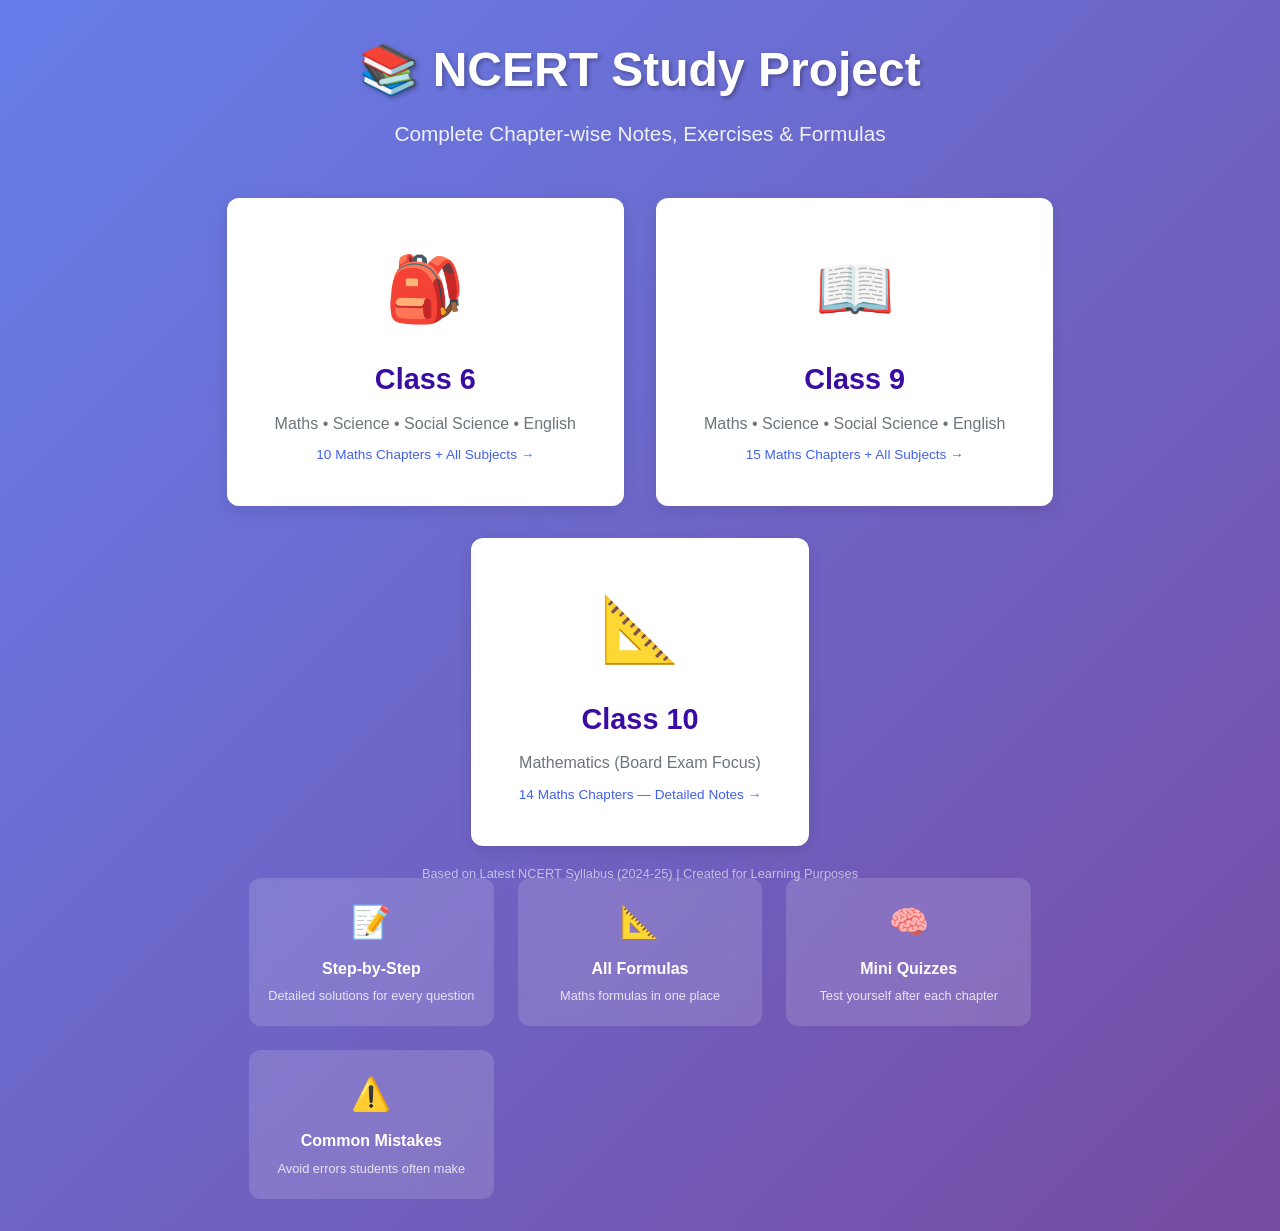
<file: index.html>
<!DOCTYPE html>
<html lang="en">
<head>
    <meta charset="UTF-8">
    <meta name="viewport" content="width=device-width, initial-scale=1.0">
    <title>NCERT Study Project | Class 6 & Class 9</title>
    <link rel="stylesheet" href="css/style.css">
    <style>
        .feature-grid {
            display: grid;
            grid-template-columns: repeat(auto-fit, minmax(200px, 1fr));
            gap: 1.5rem;
            margin-top: 2rem;
            max-width: 800px;
        }
        .feature-item {
            background: rgba(255,255,255,0.15);
            backdrop-filter: blur(10px);
            padding: 1.2rem;
            border-radius: 12px;
            text-align: center;
            color: white;
        }
        .feature-item .feat-icon { font-size: 2rem; margin-bottom: 0.5rem; }
        .feature-item h4 { margin-bottom: 0.3rem; }
        .feature-item p { font-size: 0.8rem; opacity: 0.8; }
        footer {
            position: fixed;
            bottom: 1rem;
            text-align: center;
            width: 100%;
            color: rgba(255,255,255,0.6);
            font-size: 0.8rem;
        }
    </style>
</head>
<body>
    <div class="landing-container">
        <h1 class="landing-title">📚 NCERT Study Project</h1>
        <p class="landing-subtitle">Complete Chapter-wise Notes, Exercises & Formulas</p>
        
        <div class="class-cards">
            <a href="class-6/index.html" class="class-card">
                <div class="icon">🎒</div>
                <h2>Class 6</h2>
                <p>Maths • Science • Social Science • English</p>
                <p style="margin-top:0.5rem; font-size:0.85rem; color:#4361ee;">10 Maths Chapters + All Subjects →</p>
            </a>
            
            <a href="class-9/index.html" class="class-card">
                <div class="icon">📖</div>
                <h2>Class 9</h2>
                <p>Maths • Science • Social Science • English</p>
                <p style="margin-top:0.5rem; font-size:0.85rem; color:#4361ee;">15 Maths Chapters + All Subjects →</p>
            </a>

            <a href="class-10/index.html" class="class-card">
                <div class="icon">📐</div>
                <h2>Class 10</h2>
                <p>Mathematics (Board Exam Focus)</p>
                <p style="margin-top:0.5rem; font-size:0.85rem; color:#4361ee;">14 Maths Chapters — Detailed Notes →</p>
            </a>
        </div>
        
        <div class="feature-grid">
            <div class="feature-item">
                <div class="feat-icon">📝</div>
                <h4>Step-by-Step</h4>
                <p>Detailed solutions for every question</p>
            </div>
            <div class="feature-item">
                <div class="feat-icon">📐</div>
                <h4>All Formulas</h4>
                <p>Maths formulas in one place</p>
            </div>
            <div class="feature-item">
                <div class="feat-icon">🧠</div>
                <h4>Mini Quizzes</h4>
                <p>Test yourself after each chapter</p>
            </div>
            <div class="feature-item">
                <div class="feat-icon">⚠️</div>
                <h4>Common Mistakes</h4>
                <p>Avoid errors students often make</p>
            </div>
        </div>
    </div>
    
    <footer>Based on Latest NCERT Syllabus (2024-25) | Created for Learning Purposes</footer>
</body>
</html>
</file>
<file: css/style.css>
/* ============================================
   SCHOOL PROJECT - MAIN STYLESHEET
   ============================================ */

* {
  margin: 0;
  padding: 0;
  box-sizing: border-box;
}

:root {
  --primary: #4361ee;
  --primary-dark: #3a0ca3;
  --secondary: #7209b7;
  --accent: #f72585;
  --success: #06d6a0;
  --warning: #ffd166;
  --danger: #ef476f;
  --light: #f8f9fa;
  --dark: #212529;
  --gray: #6c757d;
  --card-shadow: 0 4px 15px rgba(0,0,0,0.1);
  --hover-shadow: 0 8px 25px rgba(0,0,0,0.15);
  --radius: 12px;
  --transition: all 0.3s ease;
}

body {
  font-family: 'Segoe UI', Tahoma, Geneva, Verdana, sans-serif;
  background: linear-gradient(135deg, #667eea 0%, #764ba2 100%);
  min-height: 100vh;
  color: var(--dark);
  line-height: 1.6;
}

/* ============ LANDING PAGE ============ */
.landing-container {
  display: flex;
  flex-direction: column;
  align-items: center;
  justify-content: center;
  min-height: 100vh;
  padding: 2rem;
}

.landing-title {
  font-size: 3rem;
  color: white;
  text-align: center;
  margin-bottom: 0.5rem;
  text-shadow: 2px 2px 4px rgba(0,0,0,0.3);
}

.landing-subtitle {
  font-size: 1.3rem;
  color: rgba(255,255,255,0.9);
  text-align: center;
  margin-bottom: 3rem;
}

.class-cards {
  display: flex;
  gap: 2rem;
  flex-wrap: wrap;
  justify-content: center;
  max-width: 900px;
}

.class-card {
  background: white;
  border-radius: var(--radius);
  padding: 2.5rem 3rem;
  text-align: center;
  box-shadow: var(--card-shadow);
  transition: var(--transition);
  cursor: pointer;
  text-decoration: none;
  color: var(--dark);
  min-width: 280px;
}

.class-card:hover {
  transform: translateY(-8px);
  box-shadow: var(--hover-shadow);
}

.class-card .icon {
  font-size: 4rem;
  margin-bottom: 1rem;
}

.class-card h2 {
  font-size: 1.8rem;
  margin-bottom: 0.5rem;
  color: var(--primary-dark);
}

.class-card p {
  color: var(--gray);
  font-size: 1rem;
}

/* ============ DASHBOARD LAYOUT ============ */
.dashboard {
  display: flex;
  min-height: 100vh;
}

/* Sidebar */
.sidebar {
  width: 280px;
  background: linear-gradient(180deg, #1a1a2e 0%, #16213e 100%);
  color: white;
  position: fixed;
  top: 0;
  left: 0;
  height: 100vh;
  overflow-y: auto;
  z-index: 1000;
  transition: var(--transition);
}

.sidebar-header {
  padding: 1.5rem;
  border-bottom: 1px solid rgba(255,255,255,0.1);
  text-align: center;
}

.sidebar-header h2 {
  font-size: 1.3rem;
  color: #fff;
}

.sidebar-header p {
  font-size: 0.85rem;
  color: rgba(255,255,255,0.6);
}

.sidebar-nav {
  padding: 1rem 0;
}

.nav-section {
  margin-bottom: 0.5rem;
}

.nav-section-title {
  display: flex;
  align-items: center;
  padding: 0.8rem 1.5rem;
  color: rgba(255,255,255,0.9);
  font-weight: 600;
  cursor: pointer;
  transition: var(--transition);
  border-left: 3px solid transparent;
  gap: 0.5rem;
}

.nav-section-title:hover {
  background: rgba(255,255,255,0.05);
  border-left-color: var(--accent);
}

.nav-section-title.active {
  background: rgba(255,255,255,0.1);
  border-left-color: var(--accent);
  color: white;
}

.nav-section-title .emoji {
  font-size: 1.2rem;
}

.nav-chapters {
  display: none;
  padding-left: 1rem;
}

.nav-chapters.show {
  display: block;
}

.nav-chapter-link {
  display: block;
  padding: 0.5rem 1.5rem;
  color: rgba(255,255,255,0.7);
  text-decoration: none;
  font-size: 0.85rem;
  transition: var(--transition);
  border-left: 2px solid transparent;
}

.nav-chapter-link:hover {
  color: white;
  background: rgba(255,255,255,0.05);
  border-left-color: var(--warning);
}

.nav-chapter-link.active {
  color: var(--warning);
  border-left-color: var(--warning);
}

.nav-home-link {
  display: flex;
  align-items: center;
  gap: 0.5rem;
  padding: 0.8rem 1.5rem;
  color: rgba(255,255,255,0.8);
  text-decoration: none;
  transition: var(--transition);
  border-top: 1px solid rgba(255,255,255,0.1);
  margin-top: 1rem;
}

.nav-home-link:hover {
  color: white;
  background: rgba(255,255,255,0.05);
}

/* Main Content Area */
.main-content {
  margin-left: 280px;
  flex: 1;
  background: #f5f7fa;
  min-height: 100vh;
}

.content-header {
  background: white;
  padding: 1.5rem 2rem;
  box-shadow: 0 2px 10px rgba(0,0,0,0.05);
  position: sticky;
  top: 0;
  z-index: 100;
  display: flex;
  align-items: center;
  justify-content: space-between;
}

.content-header h1 {
  font-size: 1.5rem;
  color: var(--primary-dark);
}

.content-body {
  padding: 2rem;
  max-width: 1000px;
}

/* Content Sections */
.chapter-content {
  display: none;
}

.chapter-content.active {
  display: block;
}

.content-card {
  background: white;
  border-radius: var(--radius);
  padding: 2rem;
  margin-bottom: 1.5rem;
  box-shadow: var(--card-shadow);
}

.content-card h2 {
  color: var(--primary-dark);
  margin-bottom: 1rem;
  font-size: 1.5rem;
  border-bottom: 2px solid var(--primary);
  padding-bottom: 0.5rem;
}

.content-card h3 {
  color: var(--secondary);
  margin: 1.5rem 0 0.8rem;
  font-size: 1.2rem;
}

.content-card h4 {
  color: var(--dark);
  margin: 1rem 0 0.5rem;
}

.content-card p {
  margin-bottom: 0.8rem;
  line-height: 1.8;
}

.content-card ul, .content-card ol {
  margin: 0.5rem 0 1rem 1.5rem;
}

.content-card li {
  margin-bottom: 0.4rem;
}

/* Tables */
.content-card table {
  width: 100%;
  border-collapse: collapse;
  margin: 1rem 0;
  font-size: 0.9rem;
}

.content-card th, .content-card td {
  padding: 0.7rem 1rem;
  border: 1px solid #dee2e6;
  text-align: left;
}

.content-card th {
  background: var(--primary);
  color: white;
  font-weight: 600;
}

.content-card tr:nth-child(even) {
  background: #f8f9fa;
}

/* Topic Box - main content sections */
.topic-box {
  background: #ffffff;
  border: 1px solid #e0e0e0;
  border-radius: var(--radius);
  padding: 1.5rem 2rem;
  margin: 1.5rem 0;
  box-shadow: 0 2px 8px rgba(0,0,0,0.04);
}

.topic-box h3 {
  color: var(--primary-dark);
  margin-bottom: 1rem;
  padding-bottom: 0.5rem;
  border-bottom: 2px solid #e8eaf6;
}

.topic-box h4 {
  color: #37474f;
  margin: 1rem 0 0.5rem;
}

.topic-box p {
  margin-bottom: 0.8rem;
  line-height: 1.7;
}

.topic-box ul, .topic-box ol {
  padding-left: 1.5rem;
  margin-bottom: 1rem;
}

.topic-box li {
  margin-bottom: 0.4rem;
  line-height: 1.6;
}

.topic-box table {
  width: 100%;
  border-collapse: collapse;
  margin: 1rem 0;
  font-size: 0.9rem;
}

.topic-box th {
  background: var(--primary);
  color: white;
  padding: 0.7rem 1rem;
  text-align: left;
  font-weight: 600;
}

.topic-box td {
  padding: 0.6rem 1rem;
  border: 1px solid #dee2e6;
}

.topic-box tr:nth-child(even) {
  background: #f8f9fa;
}

/* Tip Box - for study strategies and hints */
.tip-box {
  background: #e3f2fd;
  border-left: 5px solid #1976d2;
  border-radius: 0 var(--radius) var(--radius) 0;
  padding: 1.2rem 1.5rem;
  margin: 1.5rem 0;
}

.tip-box h4 {
  color: #1976d2;
  margin-bottom: 0.5rem;
}

/* Warm-up Box - easy starter questions */
.warmup-box {
  background: #f3e5f5;
  border: 2px solid #9c27b0;
  border-radius: var(--radius);
  padding: 1.5rem;
  margin: 1.5rem 0;
}

.warmup-box h4 {
  color: #7b1fa2;
  margin-bottom: 0.8rem;
}

.warmup-box ol {
  padding-left: 1.2rem;
}

.warmup-box li {
  margin-bottom: 0.4rem;
}

/* Concept Summary - compact recap before exercises */
.concept-summary {
  background: linear-gradient(135deg, #e8f5e9 0%, #f1f8e9 100%);
  border: 1px solid #a5d6a7;
  border-radius: var(--radius);
  padding: 1.2rem 1.5rem;
  margin: 1.5rem 0;
}

.concept-summary h4 {
  color: #2e7d32;
  margin-bottom: 0.5rem;
}

/* Formula Box */
.formula-box {
  background: linear-gradient(135deg, #667eea 0%, #764ba2 100%);
  color: white;
  border-radius: var(--radius);
  padding: 1.5rem;
  margin: 1.5rem 0;
  font-family: 'Courier New', monospace;
}

.formula-box h3 {
  color: var(--warning) !important;
  margin-bottom: 1rem;
}

.formula-box ul {
  list-style: none;
  padding: 0;
  margin: 0;
}

.formula-box li {
  padding: 0.3rem 0;
  border-bottom: 1px solid rgba(255,255,255,0.2);
}

.formula-box li:last-child {
  border-bottom: none;
}

/* Question/Answer Boxes */
.question-box {
  border-left: 4px solid var(--primary);
  padding: 1rem 1.5rem;
  margin: 1rem 0;
  background: #f0f4ff;
  border-radius: 0 var(--radius) var(--radius) 0;
}

.question-box .q-label {
  font-weight: 700;
  color: var(--primary);
  margin-bottom: 0.3rem;
}

.answer-box {
  border-left: 4px solid var(--success);
  padding: 1rem 1.5rem;
  margin: 0.5rem 0 1.5rem;
  background: #f0fff4;
  border-radius: 0 var(--radius) var(--radius) 0;
}

.answer-box .a-label {
  font-weight: 700;
  color: var(--success);
}

.answer-box table,
.tip-box table,
.concept-summary table,
.formula-box table {
  width: 100%;
  border-collapse: collapse;
  margin: 1rem 0;
  font-size: 0.95rem;
}

.answer-box th,
.tip-box th,
.concept-summary th,
.formula-box th {
  background: #e8f5e9;
  color: #1b5e20;
  padding: 0.7rem 1rem;
  text-align: left;
  border: 1px solid #c8e6c9;
  font-weight: 700;
}

.answer-box td,
.tip-box td,
.concept-summary td,
.formula-box td {
  padding: 0.6rem 1rem;
  border: 1px solid #e0e0e0;
}

.answer-box tr:nth-child(even),
.tip-box tr:nth-child(even),
.concept-summary tr:nth-child(even),
.formula-box tr:nth-child(even) {
  background: #f9fbe7;
}

.solution-steps {
  margin: 0.5rem 0;
  padding-left: 1.2rem;
}

.solution-steps li {
  margin-bottom: 0.3rem;
}

.quick-check {
  font-style: italic;
  color: var(--gray);
  margin-top: 0.5rem;
}

/* Common Mistakes */
.mistakes-box {
  background: #fff5f5;
  border: 1px solid #ffcdd2;
  border-radius: var(--radius);
  padding: 1.5rem;
  margin: 1.5rem 0;
}

.mistakes-box h3 {
  color: var(--danger) !important;
}

/* Quiz Section */
.quiz-box {
  background: #fff8e1;
  border: 2px solid var(--warning);
  border-radius: var(--radius);
  padding: 1.5rem;
  margin: 1.5rem 0;
}

.quiz-box h3 {
  color: #f57f17 !important;
}

.quiz-answers {
  display: none;
  margin-top: 1rem;
  padding-top: 1rem;
  border-top: 2px dashed var(--warning);
}

.show-answers-btn {
  background: var(--warning);
  color: var(--dark);
  border: none;
  padding: 0.5rem 1.5rem;
  border-radius: 20px;
  font-weight: 600;
  cursor: pointer;
  margin-top: 1rem;
  transition: var(--transition);
}

.show-answers-btn:hover {
  background: #f57f17;
  color: white;
}

/* Breadcrumb */
.breadcrumb {
  display: flex;
  align-items: center;
  gap: 0.5rem;
  font-size: 0.9rem;
  color: var(--gray);
}

.breadcrumb a {
  color: var(--primary);
  text-decoration: none;
}

.breadcrumb a:hover {
  text-decoration: underline;
}

/* Mobile Toggle */
.mobile-toggle {
  display: none;
  position: fixed;
  bottom: 1.5rem;
  right: 1.5rem;
  width: 50px;
  height: 50px;
  border-radius: 50%;
  background: var(--primary);
  color: white;
  border: none;
  font-size: 1.5rem;
  cursor: pointer;
  box-shadow: var(--card-shadow);
  z-index: 1001;
}

/* Subject Cards (Dashboard) */
.subject-grid {
  display: grid;
  grid-template-columns: repeat(auto-fit, minmax(250px, 1fr));
  gap: 1.5rem;
  margin-top: 1rem;
}

.subject-card {
  background: white;
  border-radius: var(--radius);
  padding: 1.5rem;
  box-shadow: var(--card-shadow);
  transition: var(--transition);
  cursor: pointer;
  border-top: 4px solid var(--primary);
}

.subject-card:hover {
  transform: translateY(-5px);
  box-shadow: var(--hover-shadow);
}

.subject-card .subject-icon {
  font-size: 2.5rem;
  margin-bottom: 0.8rem;
}

.subject-card h3 {
  color: var(--primary-dark);
  margin-bottom: 0.3rem;
}

.subject-card p {
  color: var(--gray);
  font-size: 0.85rem;
}

.subject-card.maths { border-top-color: #4361ee; }
.subject-card.science { border-top-color: #06d6a0; }
.subject-card.english { border-top-color: #f72585; }
.subject-card.social { border-top-color: #ffd166; }
.subject-card.formulas { border-top-color: #7209b7; }

/* Responsive */
@media (max-width: 768px) {
  .sidebar {
    transform: translateX(-100%);
  }
  
  .sidebar.open {
    transform: translateX(0);
  }
  
  .main-content {
    margin-left: 0;
  }
  
  .mobile-toggle {
    display: flex;
    align-items: center;
    justify-content: center;
  }
  
  .landing-title {
    font-size: 2rem;
  }
  
  .class-cards {
    flex-direction: column;
    align-items: center;
  }
  
  .content-body {
    padding: 1rem;
  }
}

/* Print styles */
@media print {
  .sidebar, .mobile-toggle, .content-header {
    display: none;
  }
  .main-content {
    margin-left: 0;
  }
}

/* Scrollbar */
.sidebar::-webkit-scrollbar {
  width: 5px;
}

.sidebar::-webkit-scrollbar-track {
  background: transparent;
}

.sidebar::-webkit-scrollbar-thumb {
  background: rgba(255,255,255,0.3);
  border-radius: 3px;
}

/* Search */
.search-box {
  padding: 0.8rem 1.5rem;
}

.search-box input {
  width: 100%;
  padding: 0.5rem 1rem;
  border-radius: 20px;
  border: 1px solid rgba(255,255,255,0.3);
  background: rgba(255,255,255,0.1);
  color: white;
  font-size: 0.85rem;
  outline: none;
}

.search-box input::placeholder {
  color: rgba(255,255,255,0.5);
}

.search-box input:focus {
  border-color: var(--accent);
  background: rgba(255,255,255,0.15);
}

/* Back to top */
.back-to-top {
  position: fixed;
  bottom: 1.5rem;
  right: 5rem;
  background: var(--primary);
  color: white;
  width: 40px;
  height: 40px;
  border-radius: 50%;
  display: flex;
  align-items: center;
  justify-content: center;
  text-decoration: none;
  box-shadow: var(--card-shadow);
  opacity: 0;
  transition: var(--transition);
}

.back-to-top.show {
  opacity: 1;
}

/* Highlight */
.highlight {
  background: linear-gradient(120deg, #f6d365 0%, #fda085 100%);
  padding: 0.1rem 0.4rem;
  border-radius: 3px;
  font-weight: 600;
}

/* Code blocks */
code {
  background: #e8eaf6;
  padding: 0.2rem 0.5rem;
  border-radius: 4px;
  font-family: 'Courier New', monospace;
  font-size: 0.9em;
}

pre {
  background: #263238;
  color: #eeffff;
  padding: 1rem 1.5rem;
  border-radius: var(--radius);
  overflow-x: auto;
  margin: 1rem 0;
  font-size: 0.85rem;
}

/* Dark mode toggle */
.theme-toggle {
  background: none;
  border: none;
  font-size: 1.3rem;
  cursor: pointer;
  padding: 0.5rem;
  border-radius: 50%;
  transition: var(--transition);
}

.theme-toggle:hover {
  background: rgba(0,0,0,0.05);
}

/* ============ CHAPTER TABLE OF CONTENTS ============ */
.chapter-toc {
  background: linear-gradient(135deg, #e8eaf6 0%, #f3e5f5 100%);
  border-radius: var(--radius);
  padding: 1.5rem 2rem;
  margin-bottom: 1.5rem;
  border: 1px solid rgba(67, 97, 238, 0.2);
}

.chapter-toc h3 {
  color: var(--primary-dark);
  margin-bottom: 1rem;
  font-size: 1.1rem;
  display: flex;
  align-items: center;
  gap: 0.5rem;
}

.chapter-toc .toc-columns {
  display: grid;
  grid-template-columns: 1fr 1fr;
  gap: 1rem;
}

@media (max-width: 600px) {
  .chapter-toc .toc-columns {
    grid-template-columns: 1fr;
  }
}

.chapter-toc .toc-section h4,
.chapter-toc .toc-col h4 {
  font-size: 0.85rem;
  text-transform: uppercase;
  letter-spacing: 0.5px;
  color: var(--gray);
  margin-bottom: 0.5rem;
}

.chapter-toc .toc-section ul,
.chapter-toc .toc-col ul {
  list-style: none;
  padding: 0;
  margin: 0;
}

.chapter-toc .toc-section li,
.chapter-toc .toc-col li {
  padding: 0.3rem 0;
  font-size: 0.9rem;
  color: var(--dark);
  cursor: pointer;
  transition: var(--transition);
  padding-left: 1rem;
  border-left: 2px solid transparent;
}

.chapter-toc .toc-section li:hover,
.chapter-toc .toc-col li:hover {
  color: var(--primary);
  border-left-color: var(--primary);
}

.chapter-toc .toc-section li::before,
.chapter-toc .toc-col li::before {
  content: '';
  display: inline-block;
  width: 6px;
  height: 6px;
  background: var(--primary);
  border-radius: 50%;
  margin-right: 0.5rem;
  vertical-align: middle;
}

.chapter-toc .toc-section.exercises li::before {
  background: var(--success);
}

/* Make TOC items clickable links */
.chapter-toc .toc-col li a,
.chapter-toc .toc-section li a {
  color: inherit;
  text-decoration: none;
  display: inline-block;
  width: calc(100% - 1.2rem);
  transition: var(--transition);
}

.chapter-toc .toc-col li a:hover,
.chapter-toc .toc-section li a:hover {
  color: var(--primary);
  text-decoration: underline;
}

/* Smooth scroll anchor offset for subtopic headings */
.topic-box h3[id],
h3[id^="m"],
h3[id^="ch"] {
  scroll-margin-top: 80px;
}

/* ============ SECTION DIVIDERS ============ */
.section-header {
  display: flex;
  align-items: center;
  gap: 0.8rem;
  margin: 2rem 0 1.5rem;
  padding: 1rem 1.5rem;
  border-radius: var(--radius);
  font-size: 1.2rem;
  font-weight: 700;
}

.section-header.topics-header {
  background: linear-gradient(135deg, #e3f2fd 0%, #e8eaf6 100%);
  color: var(--primary-dark);
  border-left: 5px solid var(--primary);
}

.section-header.exercises-header {
  background: linear-gradient(135deg, #e8f5e9 0%, #f1f8e9 100%);
  color: #2e7d32;
  border-left: 5px solid var(--success);
}

.section-header .section-icon {
  font-size: 1.5rem;
}

.section-header .section-desc {
  font-size: 0.8rem;
  font-weight: 400;
  color: var(--gray);
  display: block;
  margin-top: 0.2rem;
}

/* ============ EXERCISE SUB-LINKS IN SIDEBAR ============ */
.nav-exercise-links {
  padding-left: 1.2rem;
  margin-top: 0.2rem;
}

.nav-exercise-link {
  display: block;
  padding: 0.3rem 1rem;
  color: rgba(255,255,255,0.5);
  text-decoration: none;
  font-size: 0.75rem;
  transition: var(--transition);
  border-left: 1px solid rgba(255,255,255,0.2);
}

.nav-exercise-link:hover {
  color: var(--success);
  border-left-color: var(--success);
}

/* === Class-10 overrides moved to class-10/overrides.css (scoped). === */
</file>
